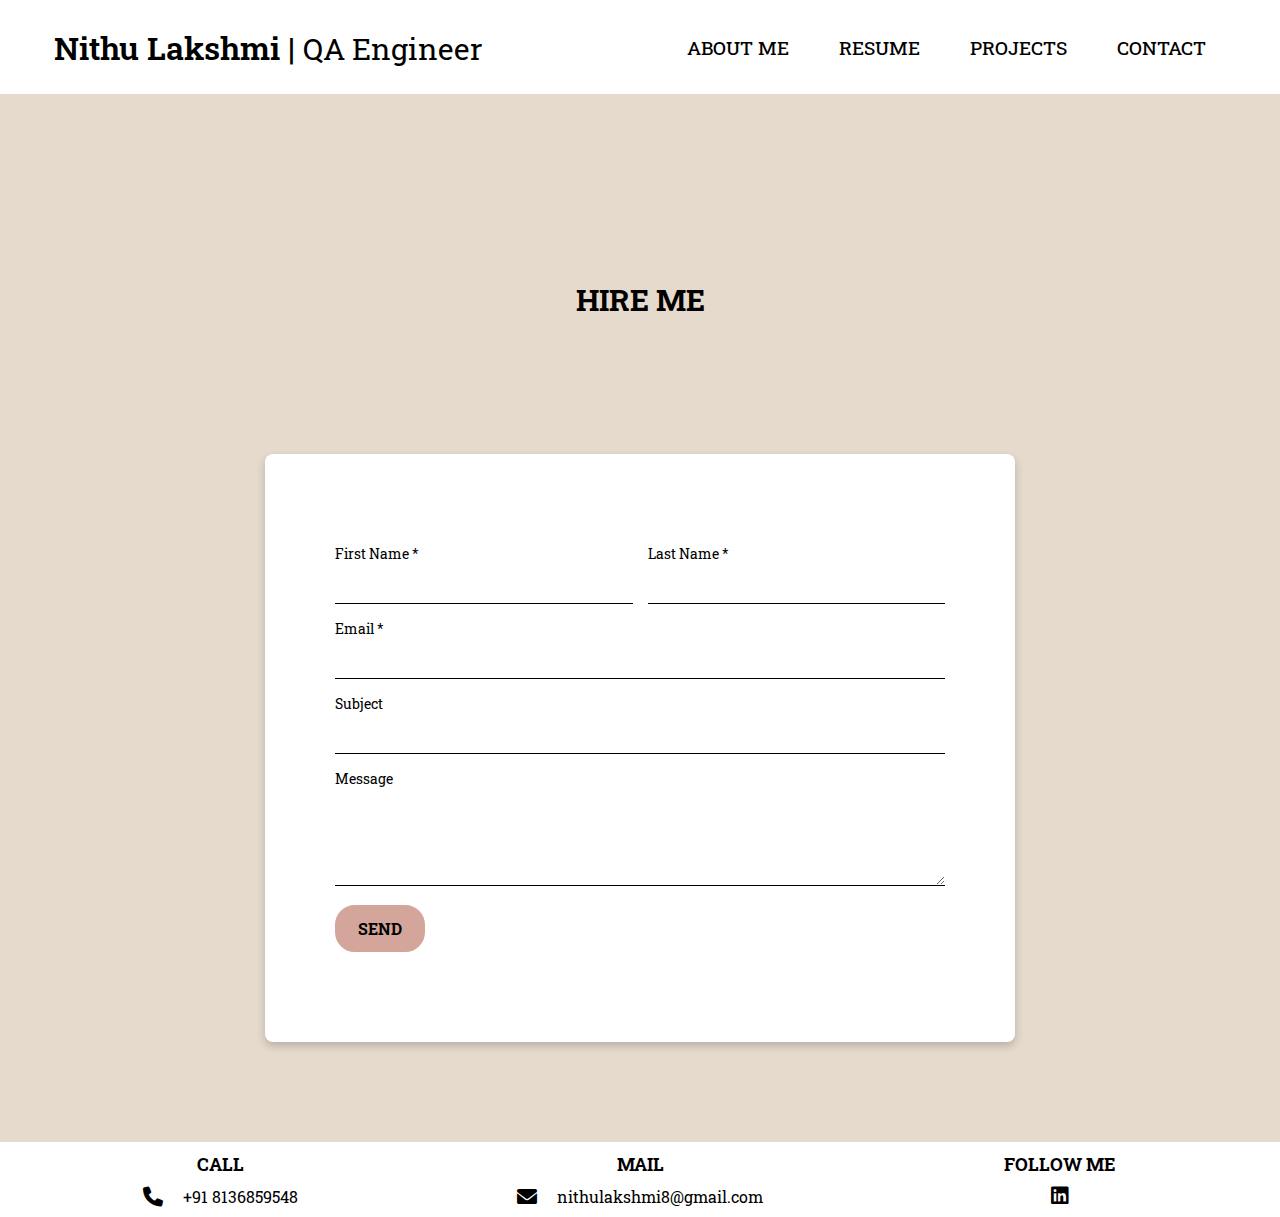
<file: NithuPortfolio/contact.html>
<!DOCTYPE html>
<html lang="en">
<head>
    <meta charset="UTF-8">
    <meta name="viewport" content="width=device-width, initial-scale=1.0">
    <title>nithulaksmiqa</title>
    <link rel="stylesheet" href="https://cdnjs.cloudflare.com/ajax/libs/font-awesome/6.0.0-beta3/css/all.min.css">
    <link rel="stylesheet" href="style.css">
</head>
<body>

    <header>
        <nav>
            <ul class="nav-bar">
                <li class="logo">
                    <a href="index.html">Nithu Lakshmi | <span>QA Engineer</span></a>
                </li>
                <input type="checkbox" id="contact-check"> <!--Note this area, change to home-check/aboutme-check/resume-check/projects-check/contact-check-->
                <span class="menu">
                    <li><a href="aboutme.html">ABOUT ME</a></li>
                    <li><a href="resume.html">RESUME</a></li>
                    <li><a href="projects.html">PROJECTS</a></li>
                    <li><a href="contact.html">CONTACT</a></li>
                    <label for="contact-check" class="close-menu"><i class="fas fa-times"></i></label>
                    <!--Note this area, change to home-check/aboutme-check/resume-check/projects-check/contact-check-->
                </span>
                <label for="contact-check" class="open-menu"><i class="fas fa-bars"></i></label>
                <!--Note this area, change to home-check/aboutme-check/resume-check/projects-check/contact-check-->
            </ul>
        </nav>
    </header>

    <section class="contact-section">
        <h2>Hire Me</h2>
    </section>

    <div class="contact-form">
        <form action="https://api.web3forms.com/submit" method="POST">
            <input type="hidden" name="access_key" value="6f70aaa7-d79d-4d9f-bf7b-1bfdc3c7d118">
            <div class="form-group">
                <div class="form-field">
                    <label for="first-name">First Name *</label>
                    <input type="text" id="first-name" name="first_name" required>
                </div>
                <div class="form-field">
                    <label for="last-name">Last Name *</label>
                    <input type="text" id="last-name" name="last_name" required>
                </div>
            </div>
            <div class="form-field">
                <label for="email">Email *</label>
                <input type="email" id="email" name="email" required>
            </div>
            <div class="form-field">
                <label for="subject">Subject</label>
                <input type="text" id="subject" name="subject">
            </div>
            <div class="form-field">
                <label for="message">Message</label>
                <textarea id="message" name="message" rows="4" required></textarea>
            </div>
            <button type="submit">SEND</button>
        </form>
    </div>
 
<!-----------------------------------FOOTER SECTION----------------------------->

    <footer>
        <div class="footer-section">
            <!-- Left: Call Section -->
            <div class="footer-column">
                <h3>CALL</h3>
                <div class="contact-info">
                    <i class="fas fa-phone"></i>
                    <span>+91 8136859548</span>
                </div>
            </div>

            <!-- Middle: Mail Section -->
            <div class="footer-column">
                <h3>MAIL</h3>
                <div class="contact-info">
                    <i class="fas fa-envelope"></i>
                    <span>nithulakshmi8@gmail.com</span>
                </div>
        </div>

            <!-- Right: Social Follow Section -->
            <div class="footer-column">
                <h3>FOLLOW ME</h3>
                <div class="social-icons">
                    <a href="https://www.linkedin.com/in/nithu-lakshmi-aaab54201/"><i class="fab fa-linkedin"></i></a>
                </div>
            </div>
        </div>
    </footer>
    
</body>
</html>
</file>
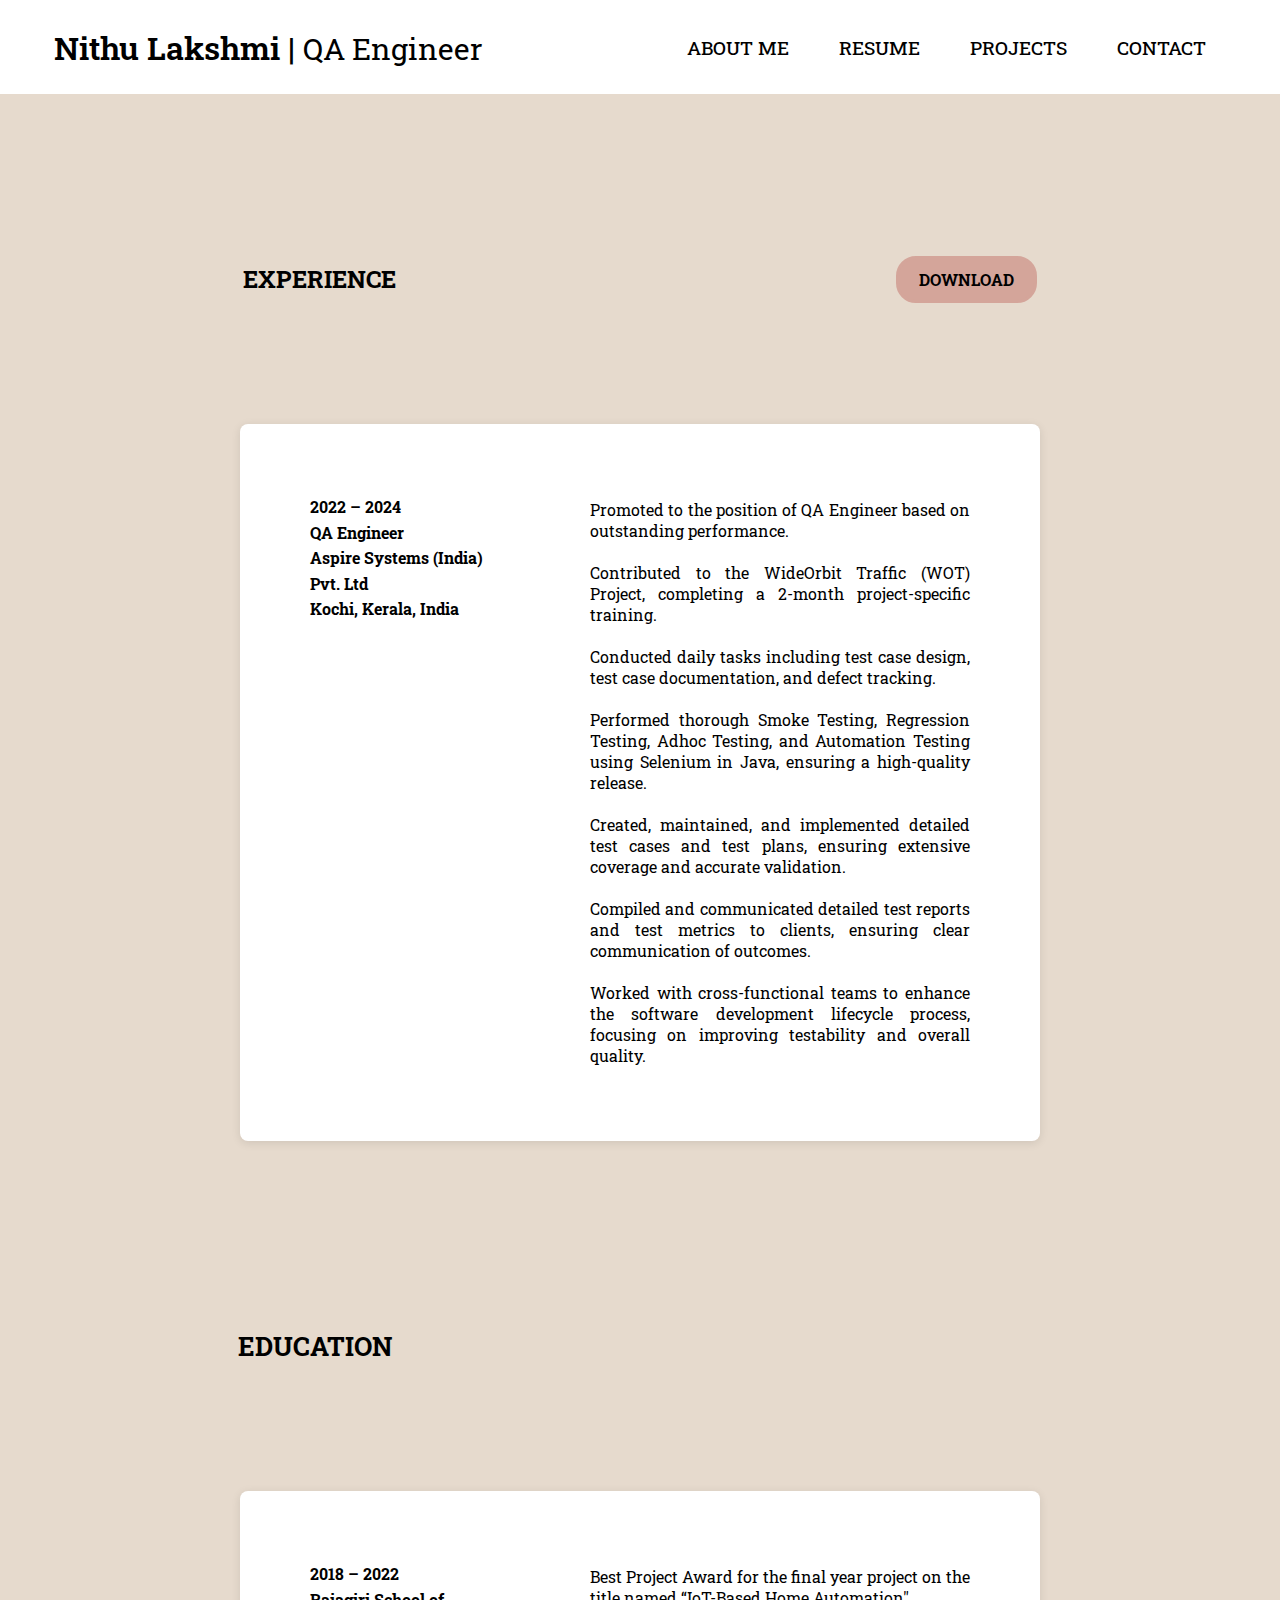
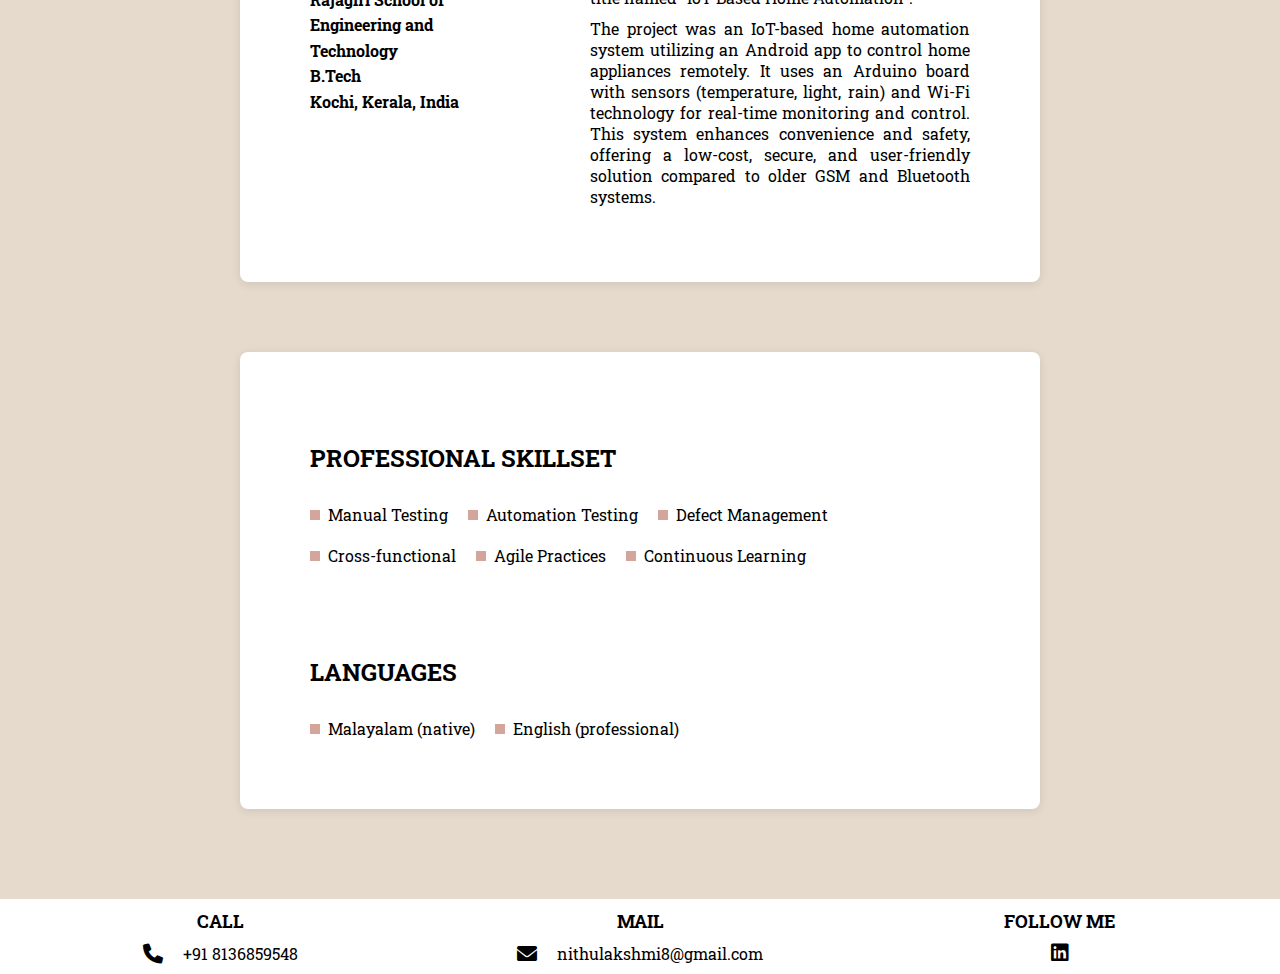
<file: NithuPortfolio/resume.html>
<!DOCTYPE html>
<html lang="en">
<head>
    <meta charset="UTF-8">
    <meta name="viewport" content="width=device-width, initial-scale=1.0">
    <title>nithulakshmiqa</title>
    <link rel="stylesheet" href="https://cdnjs.cloudflare.com/ajax/libs/font-awesome/6.0.0-beta3/css/all.min.css">
    <link rel="stylesheet" href="style.css">
</head>
<body>

    <header>
        <nav>
            <ul class="nav-bar">
                <li class="logo">
                    <a href="index.html">Nithu Lakshmi | <span>QA Engineer</span></a>
                </li>
                <input type="checkbox" id="resume-check">
                <!--Note this area, change to home-check/aboutme-check/resume-check/projects-check/contact-check-->
                <span class="menu">
                    <li><a href="aboutme.html">ABOUT ME</a></li>
                    <li><a href="resume.html">RESUME</a></li>
                    <li><a href="projects.html">PROJECTS</a></li>
                    <li><a href="contact.html">CONTACT</a></li>
                    <label for="resume-check" class="close-menu"><i class="fas fa-times"></i></label>
                    <!--Note this area, change to home-check/aboutme-check/resume-check/projects-check/contact-check-->
                </span>
                <label for="resume-check" class="open-menu"><i class="fas fa-bars"></i></label>
                <!--Note this area, change to home-check/aboutme-check/resume-check/projects-check/contact-check-->
            </ul>
        </nav>
    </header>

    <section class="experience-section">
        <h2 class="experience-title">Experience</h2>
        <a href="./NithuLakshmi_TestEngineer_Resume.pdf" target="_blank" class="download-button">Download</a>
    </section>

    <div class="experience-container">
        <div class="experience-content">
            <div class="experience-info">
                <span>2022 – 2024</span><br>
                <span>QA Engineer</span><br>
                <span>Aspire Systems (India) Pvt. Ltd</span><br>
                <span>Kochi, Kerala, India</span>
            </div>
            <div class="experience-description">
                <p>Promoted to the position of QA Engineer based on outstanding performance.<br><br>
                Contributed to the WideOrbit Traffic (WOT) Project, completing a 2-month project-specific training.<br><br>
                Conducted daily tasks including test case design, test case documentation, and defect tracking.<br><br>
                Performed thorough Smoke Testing, Regression Testing, Adhoc Testing, and Automation Testing using Selenium in Java, ensuring a high-quality release.<br><br>
                Created, maintained, and implemented detailed test cases and test plans, ensuring extensive coverage and accurate validation.<br><br>
                Compiled and communicated detailed test reports and test metrics to clients, ensuring clear communication of outcomes.<br><br>
                Worked with cross-functional teams to enhance the software development lifecycle process, focusing on improving testability and overall quality.
                </p>
            </div>
        </div>
    </div>

    <section class="education-section">
        <h2>Education</h2>
    </section>

    <div class="education-container">
        <div class="education-content">
            <div class="education-info">
                <span>2018 – 2022</span><br>
                <span>Rajagiri School of Engineering and Technology</span><br>
                <span>B.Tech</span><br>
                <span>Kochi, Kerala, India</span>
            </div>
            <div class="education-description">
                <p>Best Project Award for the final year project on the title named “IoT-Based Home Automation".</p>
                <p>The project was an IoT-based home automation system utilizing an Android app to control home appliances remotely. It uses an Arduino board with sensors (temperature, light, rain) and Wi-Fi technology for real-time monitoring and control. This system enhances convenience and safety, offering a low-cost, secure, and user-friendly solution compared to older GSM and Bluetooth systems.</p>
            </div>
        </div>
    </div>

    <div class="skill-section">
        <div class="skill-content">
            <!-- Professional Skillset Heading -->
            <h3 class="section-heading-one">Professional Skillset</h3>
    
            <!-- Professional Skillset List -->
            <ul class="skill-list-one">
                <li><span class="square-icon"></span> Manual Testing</li>
                <li><span class="square-icon"></span> Automation Testing</li>
                <li><span class="square-icon"></span> Defect Management</li>
                <li><span class="square-icon"></span> Cross-functional</li>
                <li><span class="square-icon"></span> Agile Practices</li>
                <li><span class="square-icon"></span> Continuous Learning</li>
            </ul>
    
            <!-- Languages Heading -->
            <h3 class="section-heading-two">Languages</h3>
    
            <!-- Languages List -->
            <ul class="skill-list-two">
                <li><span class="square-icon"></span> Malayalam (native)</li>
                <li><span class="square-icon"></span> English (professional)</li>
            </ul>
        </div>
    </div>
    
<!-----------------------------------FOOTER SECTION----------------------------->

    <footer>
        <div class="footer-section">
            <!-- Left: Call Section -->
            <div class="footer-column">
                <h3>CALL</h3>
                <div class="contact-info">
                    <i class="fas fa-phone"></i>
                    <span>+91 8136859548</span>
                </div>
            </div>

            <!-- Middle: Mail Section -->
            <div class="footer-column">
                <h3>MAIL</h3>
                <div class="contact-info">
                    <i class="fas fa-envelope"></i>
                    <span>nithulakshmi8@gmail.com</span>
                </div>
            </div>

            <!-- Right: Social Follow Section -->
            <div class="footer-column">
                <h3>FOLLOW ME</h3>
                <div class="social-icons">
                    <a href="https://www.linkedin.com/in/nithu-lakshmi-aaab54201/"><i class="fab fa-linkedin"></i></a>
                </div>
            </div>
        </div>
    </footer>

</body>
</html>
</file>
<file: NithuPortfolio/style.css>
@import url('https://fonts.googleapis.com/css2?family=Roboto+Slab:wght@100..900&display=swap');

*{
    margin: 0;
    padding: 0;
    font-family: 'Roboto Slab';
    box-sizing: border-box;
}

header{
    background-color: white;
    padding: 2px;
    color: black;
}

body{
    width: 100%;
    height: 100vh;
    background-color: #E6Dacd;
}

nav{
    width: 100%;
    height: 10vh;
    position: sticky;
    z-index: 1000;
}

.nav-bar{
    width: 100%;
    height: 100%;
    display: flex;
    justify-content: space-around;
    align-items: center;
    list-style: none;
    position: relative;
}

.logo{
    font-size: 2rem;
    font-weight: 600;
}

.logo a {
    text-decoration: none; /* Remove underline from the logo link */
    color: black; /* Keep the logo color black */
}

.logo span{
    color: black;
    font-size: 30px;
    font-weight: lighter;
}

.menu{
    display: flex;
    padding-left: 70px;
}

.menu li{
    padding-left: 10px;
}

.menu li a{
    position: relative;
    font-size: 1.2rem;
    color: black;
    margin: 0 20px;
    text-decoration: none;
    font-weight: 450;
    transition: 0.3s linear;
}

.menu li a::after{
    position: absolute;
    content: "";
    bottom: -3px; /* down line of the links thickness size */
    left: 0;
    width: 0; /* down line of the links width size / /(This also remove the down line too) */
    height: 3px; /* down line of the links height size */
    background-color:  #D4A59A; /* down line of the links color*/
    transition: 0.3s linear;
}

.menu li a:hover::after{
    width: 100%;
}

.menu li a:hover{
    color:  #D4A59A;
}

.open-menu,
.close-menu{
    position: absolute;
    color: black;
    cursor: pointer;
    font-size: 1.5rem;
    display: none;
}

.open-menu{
    top: 50%;
    right: 20px;
    transform: translateY(-50%);
}

.close-menu{
    top: 20px;
    right: 20px;
}

#home-check{
    display: none;
}

#aboutme-check{
    display: none;
}

#resume-check{
    display: none;
}

#projects-check{
    display: none;
}

#contact-check{
    display: none;
}

section{
    width: 100%;
    height: 90vh;
}

.picturecontainer {
    width: 100%;
    height: 100%;
    display: flex;
    justify-content: space-evenly;
    align-items: center;
}

.picturecontainer .image{
    width: 553px;
    height: 70vh;
    border-radius: 100%;
    overflow: hidden;
    box-shadow: 0 0 35px black;
}

.picturecontainer .image img{
    width: 100%;
}

.picturecontainer .content{
    color: black;
    width: 40%;
    min-height: 100px;
}

.content h1 i{
    font-weight: lighter;
    font-size: 90px;
}

/* Tooltip CSS */
.tooltip {
    position: relative;
    display: inline-block;
    cursor: pointer;
}

.tooltip .tooltiptext {
    visibility: hidden;
    width: 240px; /* Adjusted for better readability */
    background-color: black;
    color: #fff;
    text-align: center;
    border-radius: 5px; /* 10px */
    padding: 5px 0;
    position: absolute;
    z-index: 1;
    bottom: 100%; /* Position above the text 100% */
    left: 50%; /*30%*/
    margin-left: -110px; /* Centering tooltip -130px */
    opacity: 0;
    transition: opacity 0.3s;
    font-size: 80%;
}

.tooltip .tooltiptext::after {
    content: '';
    position: absolute;
    top: 100%; /* Arrow below tooltip */
    left: 50%;
    margin-left: -5px;
    border-width: 5px;
    border-style: solid;
    border-color: black transparent transparent transparent;
}

.tooltip:hover .tooltiptext {
    visibility: visible;
    opacity: 1;
}

.content h2{
    font-weight: bolder;
    font-size: 30px;
    margin: 10px 0;
}

.viewButton {
    display: inline-flex; /* Ensures buttons stay on the same line */
    gap: 20px; /* Adds space between the buttons */
    margin-top: 25px;
    margin-bottom: 20px;
}

button {
    background-color: #D4A59A;
    color: black;
    border-radius: 20px;
    border: 0.2rem solid #D4A59A;
    padding: 10px 20px; /* Provides padding around the text */
    font-size: 16px; /* Standard font size */
    font-weight: bold;
    cursor: pointer;
    transition: all 0.3s ease; /* Smooth transition for hover effects */
}

button:hover {
    background-color: white;
    color: black;
    border: 0.2rem solid #D4A59A;
    box-shadow: 0px 0px 10px #D4A59A;
}

.content p{
    text-align: justify;
    font-size: 16px;
    line-height: 1.6;
    margin: 10px 0;
}

.socio-Links{
    display: flex;
    justify-content: center;
    align-items: center;
    margin-top: 20px;
}

.socio-Links i{
    display: inline-flex;
    justify-content: center;
    align-items: center;
    width: 3rem;
    height: 3rem;
    background-color: #D4A59A;
    border: 0.2rem solid #D4A59A;
    border-radius: 50%;
    color: black;
    margin: 0 15px;
    font-size: 1.5rem;
    transition: 0.2s linear;
}

.socio-Links i:hover{
    scale: 1.3;
    color: black;
    background-color: white;
    border: 3px solid #D4A59A
}

/*----------------------------------------------------------------------------------ABOUT ME SECTION-------------------------------------------------------------*/

.about-container {
    width: 60%; /* Adjust width of the box */
    background-color: white;
    padding: 20px;
    border-radius: 10px;
    box-shadow: 0px 4px 8px rgba(0, 0, 0, 0.1);
    display: flex;
    align-items: stretch; /* Ensure items stretch to match container height */
    justify-content: flex-start; /* Align items to the start */
    margin: 70px auto 90px; /* Center the container horizontally and add top and bottom margins */
}

.about-content {
    display: flex; /* Use flexbox for the content layout */
    align-items: center; /* Align items to the top */
    width: 100%; /* Full width to keep layout consistent */
    text-align: justify;
    margin: 30px 20px;
}

.about-heading {
    flex-shrink: 0; /* Prevent shrinking of the heading */
    text-align: center; /* Center the text */
    margin-left: 15px; /* Space between heading and vertical line */
}

.about-heading h2 {
    font-size: 24px;
    font-weight: bold;
    color: black;
}

.vertical-line {
    border-left: 2px solid #D4A59A; /* Color of the vertical line */
    height: 50%; /* Ensure the vertical line stretches to full height */
    margin: 0 20px; /* Space around the vertical line */
}

.about-text {
    font-size: 16px;
    color: black;
    line-height: 1.6;
    flex-grow: 1; /* Ensure the text takes up remaining space */
}

.about-text p {
    margin-bottom: 20px;
}

/*----------------------------------------------------------------------------------RESUME SECTION---------------------------------------------------------------*/

.experience-section {
    display: flex; /* Use flexbox to align items in a row */
    margin-top: -220px; /* Space below the section */
    align-items: center;
    justify-content: center;
    gap: 480px;
    text-transform: uppercase;
}

.experience-title {
    margin-right: 20px; /* Space between the title and the button */
    font-size: 24px;
}

.download-button {
    background-color: #D4A59A;
    color: black;
    border-radius: 20px;
    border: 0.2rem solid #D4A59A;
    padding: 10px 20px; /* Provides padding around the text */
    font-size: 16px; /* Standard font size */
    font-weight: bold;
    cursor: pointer;
    transition: all 0.3s ease; /* Smooth transition for hover effects */
    text-decoration: none;
}

.download-button:hover {
    background-color: white;
    color: black;
    border: 0.2rem solid #D4A59A;
    box-shadow: 0px 0px 10px #D4A59A;
}

.experience-container{
    position: relative; /* Establishes a positioning context for absolute positioning */
    display: flex; /* Flexbox for centering */
    justify-content: center; /* Center horizontally */
    align-items: flex-start; /* Align items to the start to allow negative margin to take effect */
}

.experience-content {
    display: flex; /* Use flexbox for layout */
    background-color: white; /* White background for the box */
    border-radius: 8px; /* Rounded corners */
    box-shadow: 0 2px 10px rgba(0, 0, 0, 0.1); /* Light shadow for depth */
    padding: 70px; /* Inner padding */
    margin-top: -260px;
    max-width: 800px; /* Set a maximum width for the box */
    width: calc(100% - 40px); /* Allow it to take full width minus margin */
    gap: 70px;
}

.experience-info {
    flex: 1; /* Allow the info section to grow */
    margin-right: 20px; /* Space between the two sections */
}

.experience-description {
    flex: 2; /* Allow the description section to take more space */
}

.experience-info span{
    font-weight: bold;
    line-height: 1.6;
}

.experience-description p {
    margin: 0; /* Remove default margins */
    padding: 5px 0; /* Add padding for spacing between paragraphs */
    text-align: justify;
}

.education-section{
    display: flex; /* Flexbox for larger screens */
    margin-top: -200px; /* Adjust as needed */
    margin-left: -325px; /* Adjust as needed */
    align-items: center; /* Center items vertically */
    justify-content: center; /* Center items horizontally */
    gap: 480px; /* Space between items */
    text-transform: uppercase; /* Uppercase text */
    padding: 20px; /* Add some default padding */
    font-size: 17px;
}

.education-container{
    position: relative; /* Establishes a positioning context for absolute positioning */
    display: flex; /* Flexbox for centering */
    justify-content: center; /* Center horizontally */
    align-items: flex-start; /* Align items to the start to allow negative margin to take effect */
}

.education-content {
    display: flex; /* Use flexbox for layout */
    background-color: white; /* White background for the box */
    border-radius: 8px; /* Rounded corners */
    box-shadow: 0 2px 10px rgba(0, 0, 0, 0.1); /* Light shadow for depth */
    padding: 70px; /* Inner padding */
    margin-top: -260px;
    max-width: 800px; /* Set a maximum width for the box */
    width: calc(100% - 40px); /* Allow it to take full width minus margin */
    gap: 70px;
}

.education-info {
    flex: 1; /* Allow the info section to grow */
    margin-right: 20px; /* Space between the two sections */
}

.education-description {
    flex: 2; /* Allow the description section to take more space */
}

.education-info span{
    font-weight: bold;
    line-height: 1.6;
}

.education-description p {
    margin: 0; /* Remove default margins */
    padding: 5px 0; /* Add padding for spacing between paragraphs */
    text-align: justify;
}

.skill-section{
    position: relative; /* Establishes a positioning context for absolute positioning */
    display: flex; /* Flexbox for centering */
    justify-content: center; /* Center horizontally */
    align-items: flex-start; /* Align items to the start to allow negative margin to take effect */
}

.skill-content {
    display: flex; /* Use flexbox for layout */
    flex-direction: column; /* Stack child elements vertically */
    background-color: white; /* White background for the box */
    border-radius: 8px; /* Rounded corners */
    box-shadow: 0 2px 10px rgba(0, 0, 0, 0.1); /* Light shadow for depth */
    padding: 70px; /* Inner padding */
    margin-top: 70px;
    margin-bottom: 90px;
    max-width: 800px; /* Set a maximum width for the box */
    width: calc(100% - 40px); /* Allow it to take full width minus margin */
    gap: 70px;
}

.section-heading-one,  
.section-heading-two {
    font-weight: bold;
    font-size: 24px;
    color: black;
    margin-top: 20px;  /* Adds space above the heading */
    text-transform: uppercase;
}

/* Styling for list items to be horizontal */
.skill-list-one,
.skill-list-two {
    list-style-type: none; /* Remove default list style */
    padding-left: 0; /* Remove padding */
    color: black;
    font-size: 1em;
    display: flex; /* Use flexbox for horizontal layout */
    flex-wrap: wrap; /* Wrap items to the next line if they don’t fit in one row */
    gap: 20px; /* Space between each item */
    margin-top: -50px;
}

/* Styling for individual list items */
.skill-list-one li,
.skill-list-two li {
    display: flex;
    align-items: center; /* Align icon and text */
}

/* CSS for square icon next to each item */
.square-icon {
    display: inline-block;
    width: 10px; /* Size of the square icon */
    height: 10px;
    background-color: #D4A59A; /* Blue color for the square */
    margin-right: 8px; /* Space between square and text */
    vertical-align: middle;
}

/*----------------------------------------------------------------------------------PROJECT SECTION--------------------------------------------------------------*/

.project-wrapper-one {
    display: flex;
    justify-content: center;
    align-items: center;
    height: 100vh;
    background-color: #f0e6de; /* background color */
}

.project-container-one {
    display: flex;
    background-color: white;
    box-shadow: 0 4px 8px rgba(0, 0, 0, 0.1);
    width: 80%;
    max-width: 1070px;
    border-radius: 8px;
    margin-bottom: 50px;
    overflow: hidden;
    gap: 20px;
}

.project-text-box-one {
    padding: 40px;
    width: 60%;
    position: relative;
}

.project-text-box-one::before {
    content: '';
    position: absolute;
    left: 0;
    top: 40px;
    bottom: 0;
    width: 10px;
    height: 65px;
    background-color: #D4A59A;
}

.project-text-box-one h2 {
    color: #D4A59A;
    font-size: 24px;
    margin-left: 10px;/*Optional, either add or no need*/
}

.project-text-box-one h3 {
    color: black;
    font-size: 18px;
    margin-left: 10px;/*Optional, either add or no need*/
    margin-top: 5px;
    font-weight: normal;
}

.project-text-box-one p {
    color: black;
    font-size: 16px;
    line-height: 1.6;
    margin-left: 10px;/*Optional, either add or no need*/
    text-align: justify;
    margin-top: 40px;
}

.project-image-box-one {
    width: 40%;
    display: flex;
    align-items: center;
    justify-content: center;
    padding: 10px;
}

.project-image-box-one img {
    width: 100%;
    height: auto;
    border-radius: 8px;
    object-fit: cover;
}

.project-wrapper-two {
    display: flex;
    justify-content: center;
    align-items: center;
    height: 100vh;
    background-color: #f0e6de; /* background color */
    margin-top: -120px; /* Adjust value as needed */
    
}

.project-container-two {
    display: flex;
    background-color: white;
    box-shadow: 0 4px 8px rgba(0, 0, 0, 0.1);
    width: 80%;
    max-width: 1070px;
    border-radius: 8px;
    margin-bottom: 50px;
    overflow: hidden;
    gap: 20px;
}

.project-text-box-two {
    padding: 40px;
    width: 60%;
    position: relative;
}

.project-text-box-two::before {
    content: '';
    position: absolute;
    left: 0;
    top: 40px;
    bottom: 0;
    width: 10px;
    height: 65px;
    background-color: #D4A59A;
}

.project-text-box-two h2 {
    color: #D4A59A;
    font-size: 24px;
    margin-left: 10px;/*Optional, either add or no need*/
}

.project-text-box-two h3 {
    color: black;
    font-size: 18px;
    margin-left: 10px;/*Optional, either add or no need*/
    margin-top: 5px;
    font-weight: normal;
}

.project-text-box-two p {
    color: black;
    font-size: 16px;
    line-height: 1.6;
    margin-left: 10px;/*Optional, either add or no need*/
    text-align: justify;
    margin-top: 40px;
}

.project-image-box-two {
    width: 40%;
    display: flex;
    align-items: center;
    justify-content: center;
    padding: 10px;
}

.project-image-box-two img {
    width: 120%;
    height: 110%;
    border-radius: 8px;
    object-fit: cover;
}

/*----------------------------------------------------------------------------------CONTACT SECTION--------------------------------------------------------------*/

.contact-section{
    display: flex; /* Flexbox for larger screens */
    margin-top: -200px; /* Adjust as needed */
    align-items: center; /* Center items vertically */
    justify-content: center; /* Center items horizontally */
    gap: 480px; /* Space between items */
    text-transform: uppercase; /* Uppercase text */
    padding: 20px; /* Add some default padding */
    font-size: 20px;
}

.contact-form {
    background-color: #fff;
    padding: 90px 70px;
    box-shadow: 0 4px 8px rgba(0, 0, 0, 0.2);
    width: 750px;
    border-radius: 8px;
    margin: -250px auto 100px auto; /* Moves the form up by 20px */;
}
  
.form-group {
    display: flex;
    gap: 15px;
}
  
.form-field {
    flex: 1;
    margin-bottom: 15px;
}
  
.form-field label {
    display: block;
    font-size: 14px;
    color: black;
    margin-bottom: 5px;
}
  
.form-field input,
.form-field textarea {
    width: 100%;
    padding: 8px;
    border: none;
    border-bottom: 1px solid black;
    outline: none;
    font-size: 14px;
    color: black;
}
  
.contact-form button {
    background-color: #D4A59A;
    color: black;
    border-radius: 20px;
    border: 0.2rem solid #D4A59A;
    padding: 10px 20px; /* Provides padding around the text */
    font-size: 16px; /* Standard font size */
    font-weight: bold;
    cursor: pointer;
    transition: all 0.3s ease; /* Smooth transition for hover effects */
}
  
.contact-form button:hover {
    background-color: white;
    color: black;
    border: 0.2rem solid #D4A59A;
    box-shadow: 0px 0px 10px #D4A59A;
}

/*----------------------------------------------------------------------------------FOOTER SECTION---------------------------------------------------------------*/

footer {
    background-color: white;
    padding: 10px;
    color: black;
}

.footer-section {
    display: flex;
    justify-content: space-between;
    text-align: center;
}

.footer-column {
    flex: 1;
}

h3 {
    margin-bottom: 10px;
    font-size: 18px;
}

.contact-info, .social-icons {
    display: flex;
    align-items: center;
    justify-content: center;
    gap: 20px; /* Space between icons and text */
}

i {
    font-size: 20px;
    color: black;
}

span {
    font-size: 16px;
}

/*----------------------------------------------------------------------------------MOBILE RESPONSIVE-----------------------------------------------------------*/
@media(max-width:700px){

    .logo{
        position: absolute;
        top: 16px;
        left: 15px;
        font-size: 19px;
    }

    .logo span{
        font-size: 19px;
    }

    .menu{
        list-style: none;
        flex-direction: column;
        align-items: center;
        justify-content: center;
        width: 100%;
        height: 100vh;
        position: fixed;
        top: 0;
        padding-left: 50px;
        right: -100%;
        z-index: 100;
        background-color: #E6Dacd;
        color: black;
        transition: all 0.2s linear;
    }

    .menu li{
        margin-top: 40px;
    }

    .menu li a{
        color: black;
        justify-content: center;
        padding-right: 40px;
    }

    .menu li a:hover {
        color: inherit; /* Use the default color instead of the hover color */
    }

    .open-menu, .close-menu{
        display: block;
        font-size: large;
    }

    #home-check:checked ~ .menu{
        right: 0;
    }

    #aboutme-check:checked ~ .menu{
        right: 0;
    }

    #resume-check:checked ~ .menu{
        right: 0;
    }

    #projects-check:checked ~ .menu{
        right: 0;
    }

    #contact-check:checked ~ .menu{
        right: 0;
    }

    .picturecontainer{
        display: flex;
        flex-direction: column;
    }

    .picturecontainer .image{
        margin-top: 20px;
        width: 55%; 
        height: 60%;
    }

    .picturecontainer .content{
        width: 70%;
    }

    .content h1 i{
        font-size: 50px;
    }

    .content h2{
        font-size: 20px;
    }

    .viewButton{
        margin-top: 10px;
    }

    .content p{
        margin-top: 5px;
    }

    button {
        padding: 8px 15px; /* Adjust padding for smaller screens */
        font-size: 18px; /* Slightly smaller font size */
        width: 100%; /* Full-width buttons on small screens */
        margin: 5px 0; /* Adds space between buttons when stacked */
    }
    
    /*----------------------------------------------------------------------------------FOOTER SECTION-------------------------------------------------------------*/

    footer {
        margin-top: 90%;
        padding: 50px;
    }

    .footer-section {
        flex-direction: column; /* Stack sections vertically */
        align-items: center; /* Center sections horizontally */
        padding: 10px; /* Reduce padding for mobile view */
        padding-bottom: 2px;
    }

    .footer-column {
        margin-bottom: 30px; /* Decrease space between stacked sections */
        text-align: center;
    }

    h3 {
        font-size: 16px; /* Slightly reduce heading size */
    }

    .contact-info, .social-icons {
        flex-direction: row; /* Keep items in a row */
        align-items: center;
        justify-content: center;
        gap: 10px; /* Reduce the gap between icons and text */
    }

    i {
        font-size: 18px; /* Reduce icon size slightly */
    }

    span {
        font-size: 14px; /* Decrease text size */
    }

    .social-icons a {
        margin-right: 5px; /* Add a small gap between social icons */
    }

    /*----------------------------------------------------------------------------------ABOUTME SECTION-------------------------------------------------------------*/

    .about-container {
        width: 90%; /* Increase width to use more screen space */
        padding: 15px; /* Adjust padding for smaller screens */
        margin-top: 100px;
        margin-bottom: -250px;
    }

    .about-content {
        flex-direction: column; /* Stack items vertically */
        align-items: center; /* Center align items */
        margin: 20px 0; /* Adjust margin */
    }

    .about-heading {
        margin: 0; /* Remove left margin */
        text-align: center; /* Center the heading */
        margin-bottom: 20px;
    }

    .vertical-line {
        display: none; /* Remove vertical line */
    }

    .about-text {
        font-size: 16px; /* Maintain font size for mobile */
        text-align: center; /* Center text for better readability */
    }

    .about-text p {
        margin-bottom: 15px; /* Adjust margin for paragraphs */
        text-align: justify;
    }

    /*----------------------------------------------------------------------------------RESUME SECTION-------------------------------------------------------------*/

    .experience-section {
        gap: 1px;
        font-size: 12px;
        margin-top: -120px;
        flex-direction: column; /* Stack items vertically */
        margin-left: -60px;
    }

    .experience-title {
        margin-bottom: 50px;
    }
    
    .download-button {
        padding: 8px 15px; /* Provides padding around the text */
        margin-left: -50px;
    }

    .experience-container{
        padding: 15px;
    }

    .experience-content {
        display: block; /* Change to block layout on smaller screens */
        padding: 50px; /* Adjust padding for smaller screens */
        margin-top: -150px; /* Adjust negative margin for smaller screens */
        width: calc(100% - 20px); /* Slightly reduce width for smaller screens */
    }

    .experience-info,
    .experience-description {
        margin-bottom: 20px; /* Add space between stacked sections */
        margin-right: 0; /* Resetting margin-right since we aren't using flex */
    }

    .experience-description p {
        font-size: 14px;
    }
    
    .education-container{
        padding: 15px;
    }

    .education-section {
        display: block; /* Stack items vertically on mobile */
        margin-top: 70px; /* Adjust margin-top */
        margin-left: -80px; /* Reset left margin */
        gap: 20px; /* Reduce gap for stacking items */
        text-align: center; /* Center text */
        padding: 10px; /* Optional: reduce padding for mobile */
        font-size: 15px;
    }

    .education-content {
        display: block; /* Change to block layout on smaller screens */
        padding: 50px; /* Adjust padding for smaller screens */
        margin-top: -500px; /* Adjust negative margin for smaller screens */
        width: calc(100% - 20px); /* Slightly reduce width for smaller screens */
    }

    .education-info,
    .education-description {
        margin-bottom: 20px; /* Add space between stacked sections */
        margin-right: 0; /* Resetting margin-right since we aren't using flex */
    }

    .education-description p {
        font-size: 14px;
    }

    .skill-section{
        padding: 5px;
        height: 520px;
    }

    .skill-content {
        padding: 70px; /* Reduce padding for smaller screens */
        gap: 40px; /* Adjust the gap between sections */
        margin-top: 100px;
    }

    .skill-list-one,
    .skill-list-two {
        flex-direction: column; /* Stack items vertically */
        gap: 10px; /* Reduce space between items for better vertical layout */
        margin-top: 0; /* Adjust top margin for mobile */
    }
    
    .section-heading-one,
    .section-heading-two {
        font-size: 20px; /* Slightly smaller font for headings on mobile */
    }
    
    /*----------------------------------------------------------------------------------PROJECTS SECTION-------------------------------------------------------------*/

    .project-wrapper-one {
        height: auto;
        padding: 20px;
    }

    .project-container-one {
        flex-direction: column;
        width: 100%;
        max-width: 100%;
        margin-top: 50px;
    }

    .project-text-box-one {
        width: 100%;
        padding: 40px;
    }

    .project-text-box-one::before {
        top: 40px;
        bottom: 0;
        width: 10px;
        height: 65px;
    }

    .project-image-box-one {
        width: 100%;
        padding: 10px;
        margin-top: -80px;
    }

    .project-image-box-one img {
        width: 100%;
        height: auto;
    }

    .project-text-box-one h2 {
        font-size: 22px;
        margin-left: 0;
    }

    .project-text-box-one h3 {
        font-size: 16px;
        margin-left: 0;
    }

    .project-text-box-one p {
        font-size: 15px;
        margin-left: 0;
        margin-top: 20px;
    }

    .project-wrapper-two {
        height: auto;
        padding: 20px;
        margin-bottom: -325px; /* Use negative margin to reduce extra space */
    }

    .project-container-two {
        flex-direction: column;
        width: 100%;
        max-width: 100%;
        margin-top: 100px;
        margin-bottom: 50px; /* Ensure no bottom margin */
    }

    .project-text-box-two {
        width: 100%;
        padding: 40px;
    }

    .project-text-box-two::before {
        top: 40px;
        bottom: 0;
        width: 10px;
        height: 65px;
    }

    .project-image-box-two {
        width: 100%;
        padding: 0;
        margin-top: -40px; /* Slightly overlap with text box */
        display: flex;
        align-items: center;
        justify-content: center;
    }

    .project-image-box-two img {
        width: 100%;
        height: auto;
        object-fit: cover;
        border-radius: 0 0 8px 8px; /* Rounded corners for bottom */
    }

    .project-text-box-two h2 {
        font-size: 22px;
        margin-left: 0;
    }

    .project-text-box-two h3 {
        font-size: 16px;
        margin-left: 0;
    }

    .project-text-box-two p {
        font-size: 15px;
        margin-left: 0;
        margin-top: 20px;
    }
    
    /*----------------------------------------------------------------------------------CONTACT SECTION-------------------------------------------------------------*/

    .contact-form {
        padding: 40px 20px; /* Reduces padding */
        width: 90%; /* Makes the form width responsive */
        margin-top: -200px;
        margin-bottom: -250px;
    }
    
    .form-group {
        display: block; /* Stacks fields vertically */
    }
    
    .form-field {
        width: 100%; /* Ensures fields take full width */
        margin-bottom: 15px;
    }
    
    .contact-form button {
        width: 100%; /* Makes the button full width */
        padding: 12px; /* Adjust button padding for mobile */
        font-size: 16px; /* Increases button text size slightly */
    }
}
</file>
